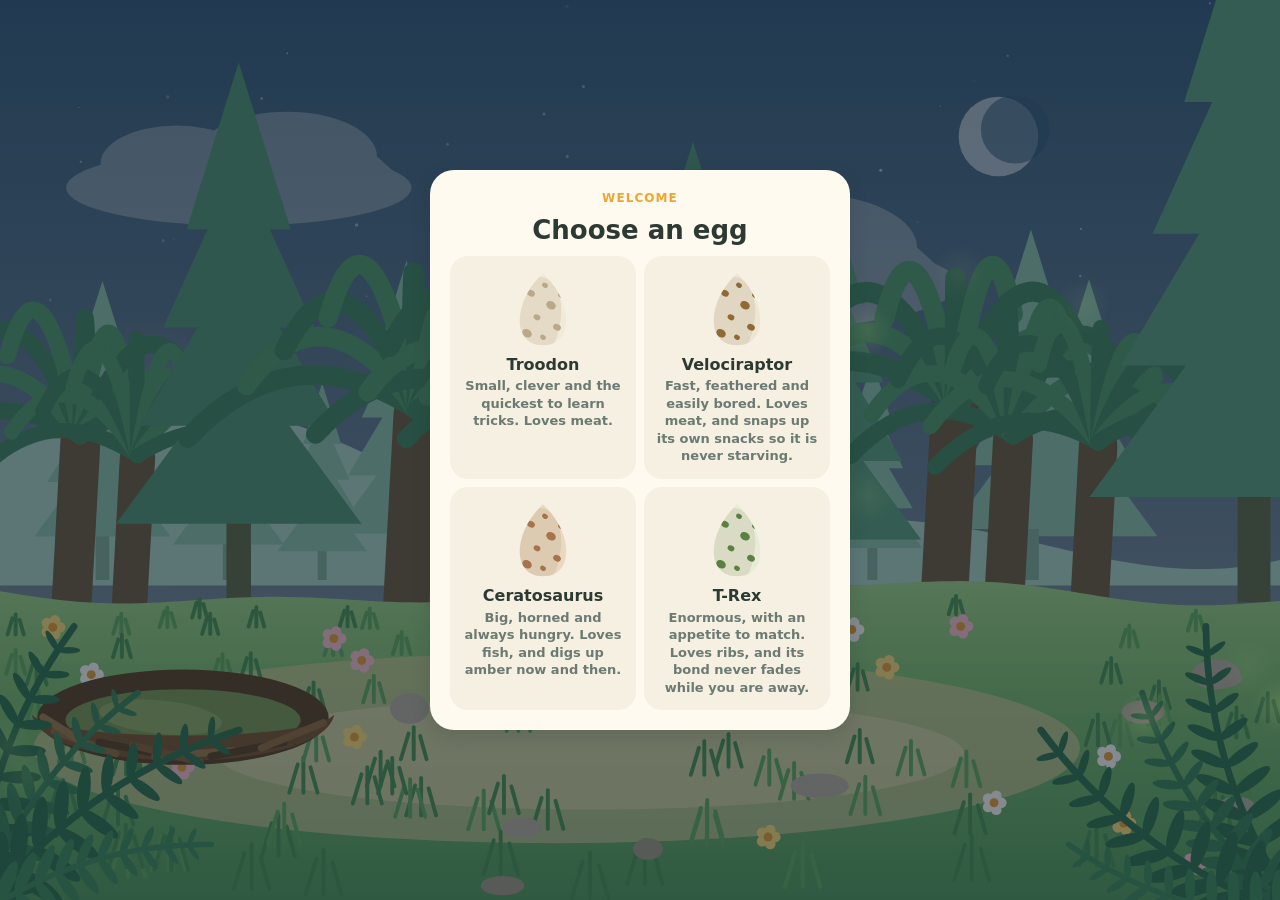
<file: index.html>
<!doctype html>
<html lang="en">
  <head>
    <meta charset="UTF-8" />
    <meta name="viewport" content="width=device-width, initial-scale=1.0, viewport-fit=cover, user-scalable=no" />
    <meta name="theme-color" content="#bfe3d0" />
    <title>Dino Pet</title>
    <script src="https://www.youtube.com/game_api/v1"></script>
    <script type="module" crossorigin src="./assets/index-GepzsxYk.js"></script>
    <link rel="stylesheet" crossorigin href="./assets/index-BSzWgHQ4.css">
  </head>
  <body>
    <div id="app"></div>
  </body>
</html>
</file>
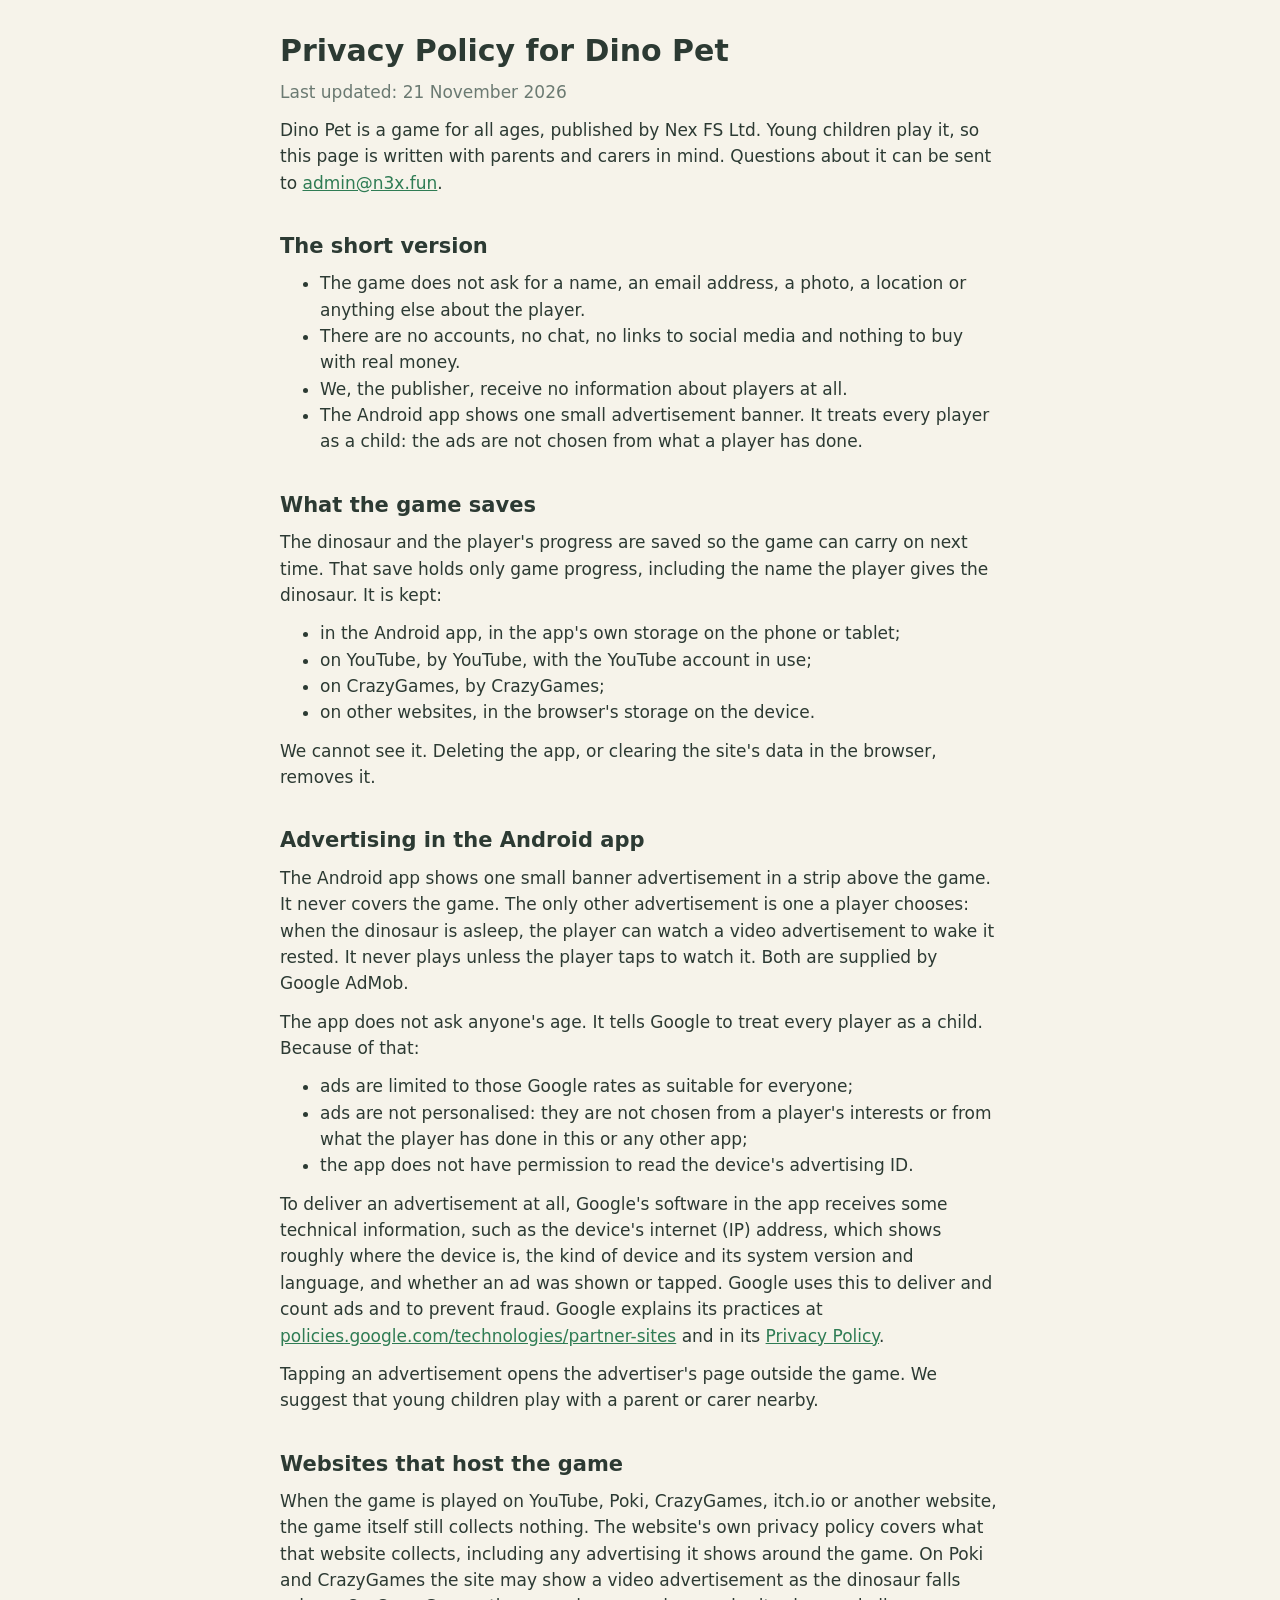
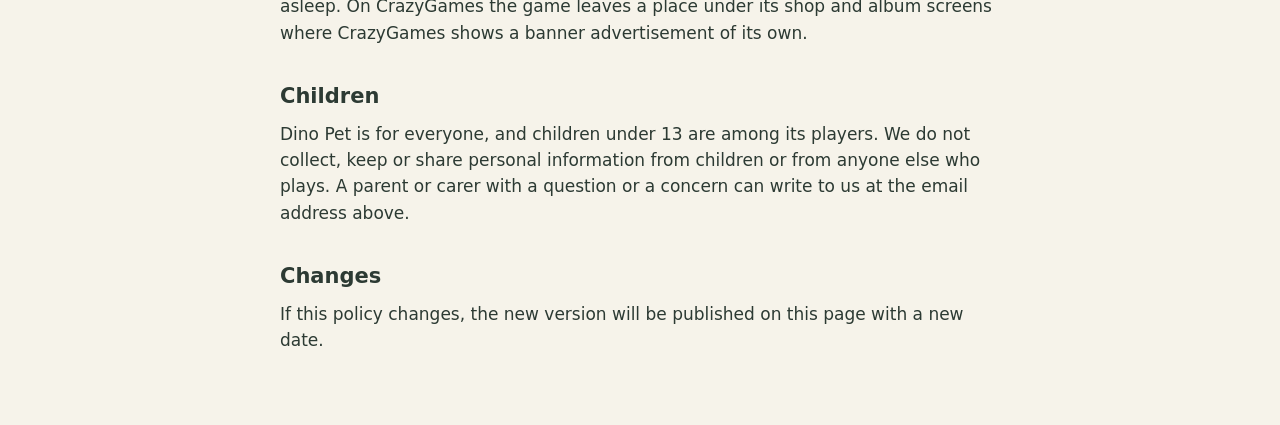
<file: privacy.html>
<!doctype html>
<!--
  The privacy policy, published beside the game by scripts/deploy-pages.ps1 as <page>/privacy.html.
  Drafted 18 Nov 2026 for a game for everyone that young children play (RELEASE.md, "The privacy policy").
-->
<html lang="en">
  <head>
    <meta charset="UTF-8" />
    <meta name="viewport" content="width=device-width, initial-scale=1.0" />
    <title>Dino Pet: Privacy Policy</title>
    <style>
      body {
        margin: 0;
        background: #f6f3ea;
        color: #2c3a33;
        font-family: 'Segoe UI', system-ui, -apple-system, 'Helvetica Neue', Arial, sans-serif;
        font-size: 17px;
        line-height: 1.55;
      }
      main {
        max-width: 720px;
        margin: 0 auto;
        padding: 28px 20px 60px;
      }
      h1 {
        font-size: 30px;
        margin: 0 0 4px;
      }
      h2 {
        font-size: 21px;
        margin: 34px 0 8px;
      }
      p,
      ul {
        margin: 0 0 12px;
      }
      .date {
        color: #6b7a72;
      }
      a {
        color: #2f7c54;
      }
    </style>
  </head>
  <body>
    <main>
      <h1>Privacy Policy for Dino Pet</h1>
      <p class="date">Last updated: 21 November 2026</p>

      <p>
        Dino Pet is a game for all ages, published by Nex FS Ltd. Young children play it, so this page
        is written with parents and carers in mind. Questions about it can be sent to <a href="mailto:admin@n3x.fun">admin@n3x.fun</a>.
      </p>

      <h2>The short version</h2>
      <ul>
        <li>The game does not ask for a name, an email address, a photo, a location or anything else about the player.</li>
        <li>There are no accounts, no chat, no links to social media and nothing to buy with real money.</li>
        <li>We, the publisher, receive no information about players at all.</li>
        <li>The Android app shows one small advertisement banner. It treats every player as a child: the ads are not chosen from what a player has done.</li>
      </ul>

      <h2>What the game saves</h2>
      <p>The dinosaur and the player's progress are saved so the game can carry on next time. That save holds only game progress, including the name the player gives the dinosaur. It is kept:</p>
      <ul>
        <li>in the Android app, in the app's own storage on the phone or tablet;</li>
        <li>on YouTube, by YouTube, with the YouTube account in use;</li>
        <li>on CrazyGames, by CrazyGames;</li>
        <li>on other websites, in the browser's storage on the device.</li>
      </ul>
      <p>We cannot see it. Deleting the app, or clearing the site's data in the browser, removes it.</p>

      <h2>Advertising in the Android app</h2>
      <p>
        The Android app shows one small banner advertisement in a strip above the game. It never covers the game. The only other advertisement is one a
        player chooses: when the dinosaur is asleep, the player can watch a video advertisement to wake it rested. It never plays unless the player taps
        to watch it. Both are supplied by Google AdMob.
      </p>
      <p>The app does not ask anyone's age. It tells Google to treat every player as a child. Because of that:</p>
      <ul>
        <li>ads are limited to those Google rates as suitable for everyone;</li>
        <li>ads are not personalised: they are not chosen from a player's interests or from what the player has done in this or any other app;</li>
        <li>the app does not have permission to read the device's advertising ID.</li>
      </ul>
      <p>
        To deliver an advertisement at all, Google's software in the app receives some technical information, such as the device's internet (IP) address,
        which shows roughly where the device is, the kind of device and its system version and language, and whether an ad was shown or tapped. Google uses
        this to deliver and count ads and to prevent fraud. Google explains its practices at
        <a href="https://policies.google.com/technologies/partner-sites">policies.google.com/technologies/partner-sites</a> and in its
        <a href="https://policies.google.com/privacy">Privacy Policy</a>.
      </p>
      <p>Tapping an advertisement opens the advertiser's page outside the game. We suggest that young children play with a parent or carer nearby.</p>

      <h2>Websites that host the game</h2>
      <p>
        When the game is played on YouTube, Poki, CrazyGames, itch.io or another website, the game itself still collects nothing. The website's own privacy
        policy covers what that website collects, including any advertising it shows around the game. On Poki and CrazyGames the site may show a video
        advertisement as the dinosaur falls asleep. On CrazyGames the game leaves a place under its shop
        and album screens where CrazyGames shows a banner advertisement of its own.
      </p>

      <h2>Children</h2>
      <p>
        Dino Pet is for everyone, and children under 13 are among its players. We do not collect, keep or share personal information from children or from
        anyone else who plays. A parent or carer with a question or a concern can write to us at the email address above.
      </p>

      <h2>Changes</h2>
      <p>If this policy changes, the new version will be published on this page with a new date.</p>
    </main>
  </body>
</html>
</file>
<file: assets/index-BSzWgHQ4.css>
:root{--ink: #2c3a33;--muted: #6b7a72;--card: #fffaf0;--line: #e6dfcf;--accent: #3f9b6b;--accent-dark: #2f7c54;--amber: #f2a52c;--danger: #d9534f;--shadow: 0 6px 18px rgba(30, 50, 40, .18);--safe-top: var(--safe-area-inset-top, env(safe-area-inset-top, 0px));--safe-bottom: var(--safe-area-inset-bottom, env(safe-area-inset-bottom, 0px));--safe-left: var(--safe-area-inset-left, env(safe-area-inset-left, 0px));--safe-right: var(--safe-area-inset-right, env(safe-area-inset-right, 0px));--ad-h: 0px}*{box-sizing:border-box;-webkit-tap-highlight-color:transparent}html,body,#app{height:100%;margin:0}body{background:#bfe3d0;color:var(--ink);font-family:Nunito,Segoe UI,system-ui,-apple-system,Helvetica Neue,Arial,sans-serif;font-size:16px;line-height:1.35;overflow:hidden;overscroll-behavior:none;user-select:none;-webkit-user-select:none;touch-action:none}button{font:inherit;color:inherit;cursor:pointer;border:0;background:none;padding:0}button:disabled{cursor:default}input{font:inherit;color:inherit;user-select:text;-webkit-user-select:text}h2,h3,p{margin:0}.shell{position:fixed;inset:0;overflow:hidden}.has-ad .shell{top:calc(var(--safe-area-inset-top, env(safe-area-inset-top, 0px)) + var(--ad-h));--safe-top: 0px;box-shadow:0 -2px #2c3a3333}.splash{display:grid;place-items:center;background:linear-gradient(#9fd8ef,#dff3e6)}.splash-title{font-size:34px;font-weight:900;color:var(--accent-dark)}.scene{position:absolute;inset:0;width:100%;height:100%;display:block;touch-action:none}.hud{position:absolute;top:0;left:0;right:0;padding:calc(8px + var(--safe-top)) calc(10px + var(--safe-right)) 0 calc(10px + var(--safe-left));pointer-events:none;display:flex;flex-direction:column;gap:8px}.hud>*{pointer-events:auto}.topbar{display:flex;align-items:center;justify-content:space-between;gap:8px}.who{display:flex;align-items:center;gap:8px;background:#fffaf0eb;border-radius:26px;padding:4px 14px 4px 4px;box-shadow:var(--shadow);min-width:0}.who-text{min-width:0}.name{font-weight:900;font-size:17px;line-height:1.1;white-space:nowrap;overflow:hidden;text-overflow:ellipsis}.sub{font-size:12px;color:var(--muted);font-weight:700;white-space:nowrap}.ring{position:relative;width:42px;height:42px;flex:none}.ring-ico{position:absolute;inset:0;display:grid;place-items:center;color:var(--accent-dark)}.top-right{display:flex;gap:8px;flex:none}.chip{display:inline-flex;align-items:center;gap:6px;height:40px;padding:0 14px;border-radius:20px;background:#fffaf0eb;box-shadow:var(--shadow);font-weight:900;font-size:16px;color:var(--ink)}.shop-word{color:var(--accent-dark);margin-right:2px}.chip.round{width:40px;padding:0;justify-content:center;color:var(--muted)}.meters{display:flex;align-items:center;gap:8px;background:#fffaf0eb;border-radius:18px;padding:7px 10px;box-shadow:var(--shadow)}.meter{flex:1;display:flex;align-items:center;gap:4px;min-width:0}.meter-ico{display:grid;place-items:center;flex:none}.meter-track{flex:1;height:10px;border-radius:5px;background:#e9e2d2;overflow:hidden;min-width:0}.meter-fill{display:block;height:100%;border-radius:5px;background:var(--accent);transition:width .4s ease,background-color .4s ease}.meter.mid .meter-fill{background:var(--amber)}.meter.low .meter-fill{background:var(--danger)}.meter.low .meter-ico{animation:nudge 1.1s ease-in-out infinite}.hearts{display:flex;gap:1px;flex:none;padding-left:2px}@keyframes nudge{0%,to{transform:scale(1)}50%{transform:scale(1.25)}}.coach{position:absolute;left:50%;transform:translate(-50%);width:min(440px,calc(100% - 24px));background:var(--card);border:3px solid var(--amber);border-radius:20px;padding:14px 18px;box-shadow:var(--shadow);text-align:center;z-index:5;animation:pop .3s ease-out}.coach.top{top:calc(116px + var(--safe-top))}.coach h3{font-size:23px;font-weight:900;line-height:1.15}.coach p{font-size:18px;margin-top:4px}.coach .btn{margin-top:10px}.bar{position:absolute;left:0;right:0;bottom:0;padding:0 calc(10px + var(--safe-right)) calc(12px + var(--safe-bottom)) calc(10px + var(--safe-left));display:flex;flex-direction:column;align-items:center;gap:8px;pointer-events:none}.bar>*{pointer-events:auto}.actions{display:flex;gap:8px;justify-content:center}.act{width:min(72px,calc((100vw - 56px)/5));height:min(72px,calc((100vw - 56px)/5));border-radius:50%;background:var(--card);box-shadow:var(--shadow);display:flex;flex-direction:column;align-items:center;justify-content:center;gap:1px;font-size:13px;font-weight:900;transition:transform .08s ease,opacity .2s ease}.act:active{transform:scale(.93)}.act.dim{opacity:.55}.act:disabled{opacity:.35}.act.pulse{animation:pulse 1.1s ease-in-out infinite;box-shadow:0 0 0 4px var(--amber),var(--shadow)}@keyframes pulse{0%,to{transform:scale(1)}50%{transform:scale(1.1)}}.wash-bar{flex-direction:row;justify-content:center;gap:12px;align-items:center}.wash-text{background:var(--card);border-radius:20px;padding:10px 16px;font-weight:900;font-size:18px;box-shadow:var(--shadow)}.toast{position:absolute;left:50%;bottom:calc(112px + var(--safe-bottom));transform:translate(-50%);background:#2c3a33eb;color:#fffaf0;font-weight:800;padding:9px 16px;border-radius:18px;max-width:calc(100% - 32px);text-align:center;pointer-events:none;z-index:6;animation:pop .2s ease-out}.tray{position:absolute;left:50%;bottom:calc(104px + var(--safe-bottom));transform:translate(-50%);width:min(460px,calc(100% - 20px));display:grid;grid-template-columns:repeat(5,1fr);gap:6px;background:var(--card);border-radius:22px;padding:10px;box-shadow:var(--shadow);z-index:4;animation:rise .2s ease-out}.food{display:flex;flex-direction:column;align-items:center;gap:1px;padding:6px 2px 8px;border-radius:16px;background:#f4eddc;min-width:0}.food:active{transform:scale(.95)}.food:disabled{opacity:.45}.food-name{font-weight:900;font-size:15px}.food-blurb{font-size:11px;color:var(--muted);font-weight:700;text-align:center;line-height:1.15}.food-cost{display:inline-flex;align-items:center;gap:3px;margin-top:3px;font-weight:900;font-size:14px;color:var(--accent-dark)}.backdrop{position:absolute;inset:0;background:#14241e73;display:grid;place-items:center;padding:16px;z-index:10;animation:fade .2s ease-out}.backdrop.clear{background:#14241e4d}.backdrop.with-ad{padding-bottom:calc(72px + var(--safe-bottom))}.menu-ad{position:absolute;bottom:calc(10px + var(--safe-bottom));left:calc(50% - 160px);width:320px;height:50px}@media(min-width:520px)and (min-height:420px){.backdrop.with-ad{padding-bottom:calc(82px + var(--safe-bottom))}.menu-ad{left:calc(50% - 234px);width:468px;height:60px}}@media(min-width:780px)and (min-height:620px){.backdrop.with-ad{padding-bottom:calc(112px + var(--safe-bottom))}.menu-ad{left:calc(50% - 364px);width:728px;height:90px}}.card,.sheet{width:min(420px,100%);max-height:calc(100% - 8px);overflow:auto;background:var(--card);border-radius:24px;padding:20px;box-shadow:var(--shadow);display:flex;flex-direction:column;gap:10px;animation:pop .25s ease-out}.card.center{text-align:center;align-items:center}.card h2,.sheet h2{font-size:26px;font-weight:900;line-height:1.15}.kicker{font-size:12px;font-weight:900;letter-spacing:.09em;text-transform:uppercase;color:var(--amber)}.muted{color:var(--muted);font-weight:600}.small{font-size:12px}.center{text-align:center}.gift{display:inline-flex;align-items:center;gap:6px;font-weight:900;font-size:20px;color:var(--ink)}.sheet-head{display:flex;align-items:center;justify-content:space-between}.sheet .chip{box-shadow:none;background:#f1eadb}.row{display:flex;align-items:center;justify-content:space-between;gap:12px;padding:6px 0;font-weight:800;border-top:1px solid var(--line)}.big-amber{display:flex;align-items:center;justify-content:center;gap:8px;font-size:34px;font-weight:900}.btn{display:inline-flex;align-items:center;justify-content:center;gap:6px;min-height:44px;padding:0 18px;border-radius:22px;background:#f1eadb;font-weight:900}.btn:active{transform:scale(.97)}.btn:disabled{opacity:.45}.btn.primary{background:var(--accent);color:#fff;box-shadow:0 3px 0 var(--accent-dark)}.btn.big{min-height:54px;font-size:19px;width:100%}.btn.danger{background:var(--danger);color:#fff}.btn.link{background:none;color:var(--muted);min-height:36px}.name-edit{display:flex;gap:8px;align-items:center;justify-content:center}.name-edit input{width:100%;min-width:0;max-width:220px;height:46px;border-radius:14px;border:2px solid var(--line);background:#fff;padding:0 12px;font-weight:900;font-size:20px;text-align:center}.naming{position:absolute;left:0;right:0;bottom:calc(18px + var(--safe-bottom));display:grid;place-items:center;padding:0 16px;z-index:8}.naming .card{text-align:center;align-items:center}.naming .name-edit .chip{box-shadow:none;background:#f1eadb;flex:none}button.who{text-align:left}.eggs{display:grid;grid-template-columns:1fr 1fr;gap:8px;width:100%}@media(orientation:landscape)and (max-height:560px){.eggs{grid-template-columns:repeat(4,1fr)}}.egg-pick{flex:1;display:flex;flex-direction:column;align-items:center;gap:2px;padding:10px 8px 12px;border-radius:18px;background:#f6f0e2;border:2px solid transparent}.egg-pick:active{transform:scale(.97);border-color:var(--accent)}.slot{display:flex;align-items:center;gap:10px;padding:8px 10px;border-radius:18px;background:#f6f0e2;border:2px solid transparent}.slot.on{border-color:var(--accent)}.slot-pic{flex:none;width:76px;height:76px;display:grid;place-items:center}.slot-empty{width:52px;height:52px;border-radius:50%;border:3px dashed #d3c9b2}.slot-here{flex:none;font-size:12px;font-weight:900;letter-spacing:.06em;text-transform:uppercase;color:var(--accent-dark)}.slot-btns{flex:none;display:flex;flex-direction:column;align-items:stretch;gap:2px}.slot-btns .btn{min-height:38px;font-size:14px}.slot-btns .btn.link{min-height:28px;font-size:13px}.legend{width:100%;display:flex;flex-direction:column;gap:8px}.legend-row{display:flex;justify-content:center;gap:14px}.legend-item{display:inline-flex;align-items:center;gap:2px;font-weight:900;font-size:18px}.legend-warn{display:flex;align-items:center;gap:10px;text-align:left;padding:8px 12px;border-radius:16px;background:#fdeceb;border:2px solid var(--danger);font-weight:700}.legend-no{position:relative;flex:none;width:46px;height:46px}.legend-no:before,.legend-no:after{content:"";position:absolute;pointer-events:none}.legend-no:before{inset:0;border-radius:50%;border:4px solid var(--danger)}.legend-no:after{left:50%;top:2px;bottom:2px;width:4px;margin-left:-2px;background:var(--danger);transform:rotate(45deg)}.shop-top{display:flex;align-items:center;gap:12px}.shop-top .big-amber{flex:none;font-size:26px}.tabs{display:flex;gap:6px}.tab{flex:1;min-height:40px;border-radius:14px;background:#f1eadb;font-weight:900;font-size:14px}.tab.on{background:var(--accent);color:#fff}.shop{display:grid;grid-template-columns:repeat(auto-fill,minmax(108px,1fr));gap:8px}.shop-card{display:flex;flex-direction:column;align-items:center;text-align:center;gap:4px;padding:8px 6px 10px;border-radius:16px;background:#f6f0e2;border:2px solid transparent}.shop-card.on{border-color:var(--accent)}.shop-card .pick-name{font-size:14px;line-height:1.15}.shop-card .btn{min-height:36px;padding:0 12px;font-size:14px;background:#e9e0cc}.shop-card .btn.primary{background:var(--accent)}.gesture{flex:none;display:block}.how{display:flex;flex-direction:column;align-items:center;gap:2px;padding:10px 14px;border-radius:18px;background:#f6f0e2;width:100%}.how-kicker{font-size:12px;font-weight:900;letter-spacing:.08em;text-transform:uppercase;color:var(--muted)}.how-text{font-size:20px;font-weight:900;line-height:1.2}.coach.try{display:flex;align-items:center;gap:10px;text-align:left;padding:8px 10px 8px 12px}.coach.try .try-text{flex:1;min-width:0}.coach.try h3{font-size:19px}.coach.try p{font-size:16px;margin-top:0}.coach.try .chip{flex:none;align-self:flex-start;box-shadow:none;background:#f1eadb}.sub.hint{color:var(--accent-dark);font-weight:800}.list{display:flex;flex-direction:column;gap:8px}.pick,.trick{display:flex;align-items:center;gap:12px;text-align:left;padding:9px 12px;border-radius:16px;background:#f6f0e2}.pick:active{transform:scale(.98)}.pick svg,.trick svg{flex:none}.pick-text{display:flex;flex-direction:column;flex:1;min-width:0}.pick-name{font-weight:900;font-size:16px}.pick-blurb{font-size:13px;font-weight:600;color:var(--muted)}.pick-best{flex:none;font-size:12px;font-weight:900;color:var(--accent-dark)}.row-text{display:flex;flex-direction:column;min-width:0}.row-note{font-size:12px;font-weight:600;color:var(--muted)}.row .btn{flex:none}.album{display:grid;grid-template-columns:repeat(auto-fill,minmax(120px,1fr));gap:10px}.album-card{display:flex;flex-direction:column;align-items:center;text-align:center;padding:8px;border-radius:16px;background:#f6f0e2}.game{position:absolute;inset:0;z-index:20}.game-canvas{position:absolute;inset:0;width:100%;height:100%;display:block;touch-action:none}@keyframes fill{0%{width:0}to{width:100%}}@keyframes pop{0%{opacity:0;transform:translate(var(--tx, 0)) scale(.94)}to{opacity:1;transform:translate(var(--tx, 0)) scale(1)}}.coach,.toast{--tx: -50%}@keyframes rise{0%{opacity:0;transform:translate(-50%,14px)}to{opacity:1;transform:translate(-50%)}}@keyframes fade{0%{opacity:0}to{opacity:1}}@media(orientation:landscape)and (max-height:560px){.hud{flex-direction:row;align-items:center;padding-right:calc(210px + var(--safe-right))}.topbar{flex:none}.top-right{position:absolute;top:calc(8px + var(--safe-top));right:calc(10px + var(--safe-right))}.meters{flex:1;max-width:420px}.bar{left:auto;top:calc(54px + var(--safe-top));bottom:0;width:calc(96px + var(--safe-right));padding:0 calc(10px + var(--safe-right)) calc(8px + var(--safe-bottom)) 0;justify-content:center}.actions{flex-direction:column;gap:5px}.act{width:min(64px,calc((100vh - var(--ad-h) - 96px) / 5));height:min(64px,calc((100vh - var(--ad-h) - 96px) / 5));font-size:11px}.act svg{width:24px;height:24px}.wash-bar{left:0;top:auto;width:auto;right:0;padding:0 0 calc(12px + var(--safe-bottom));flex-direction:row}.tray{bottom:calc(10px + var(--safe-bottom));left:calc(50% - 50px);width:min(440px,calc(100% - 140px))}.toast{bottom:calc(18px + var(--safe-bottom))}.coach.top{top:calc(62px + var(--safe-top));width:min(420px,calc(100% - 240px));padding:10px 14px}.coach h3{font-size:19px}.coach p{font-size:15px}.naming{inset:0 0 0 auto;width:52%}.card,.sheet{padding:14px 18px;gap:7px}.card h2,.sheet h2{font-size:21px}}@media(prefers-reduced-motion:reduce){.act.pulse,.meter.low .meter-ico{animation:none}}
</file>
